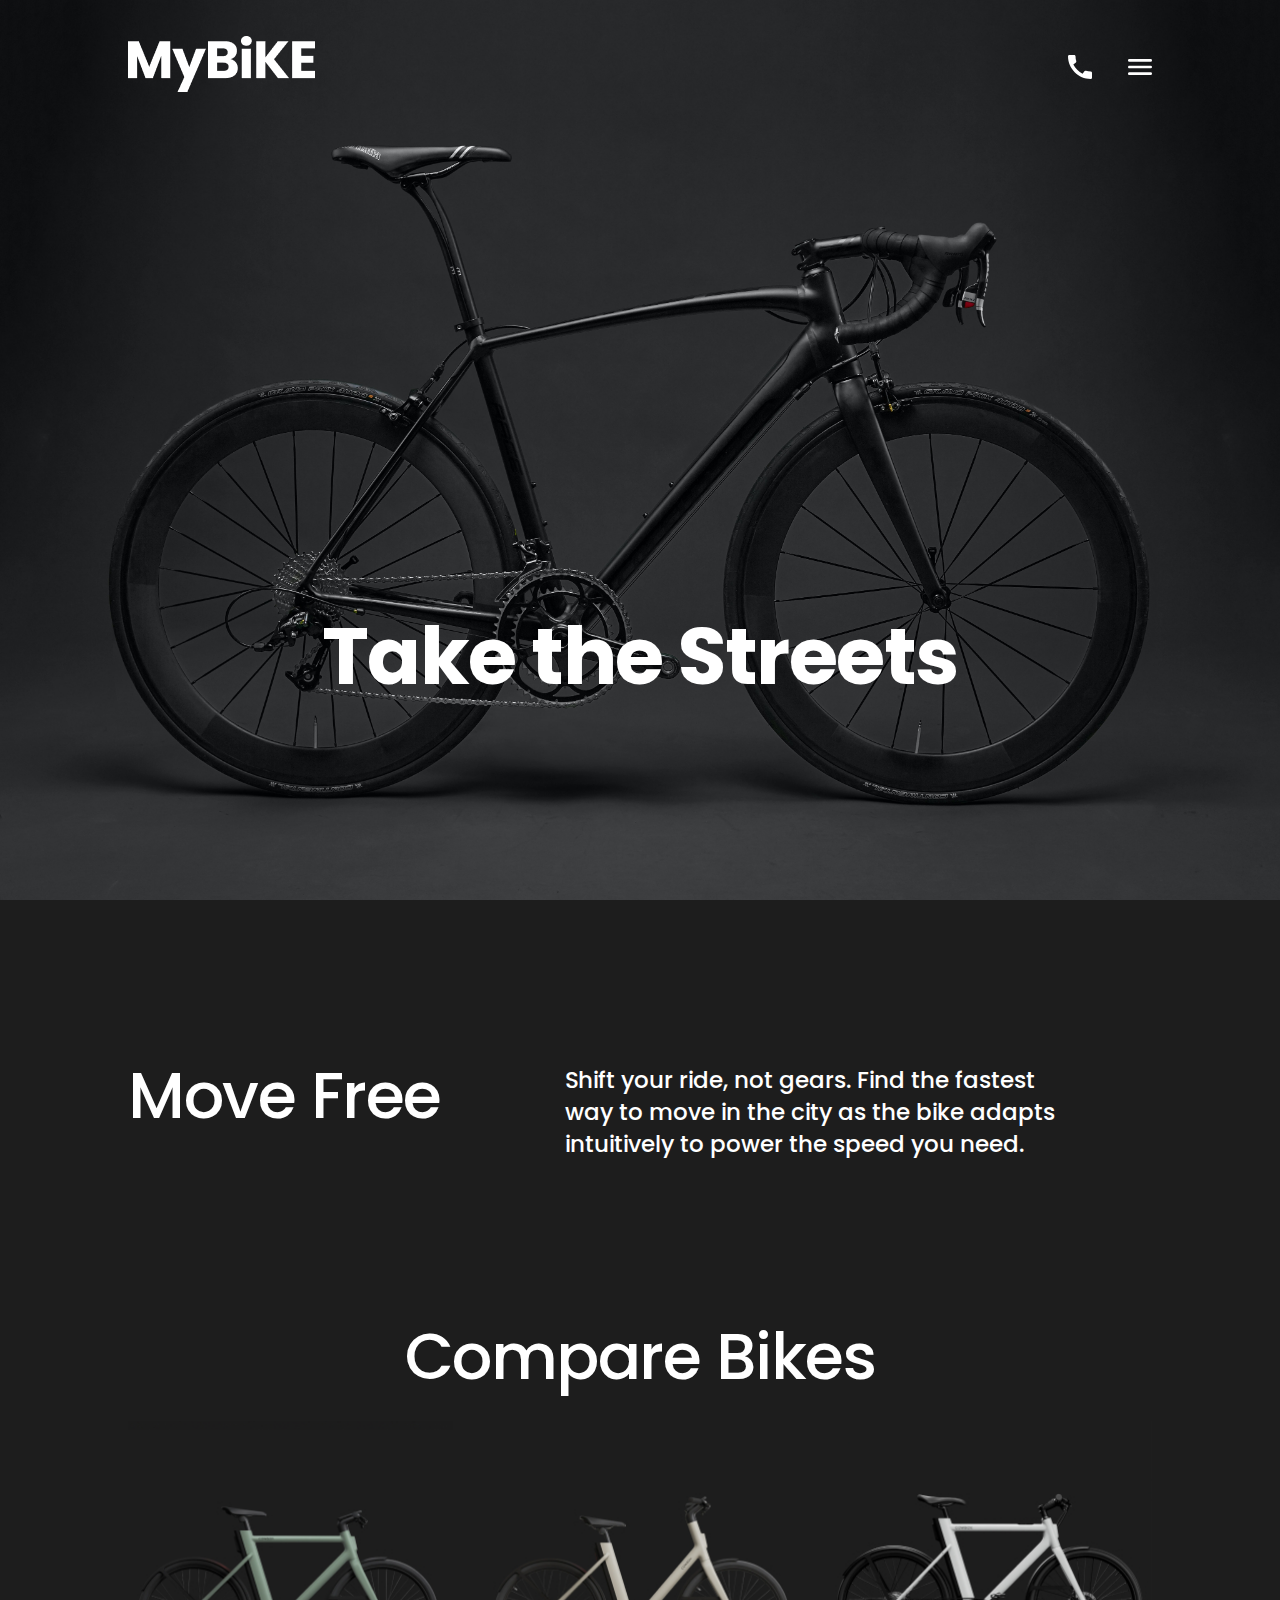
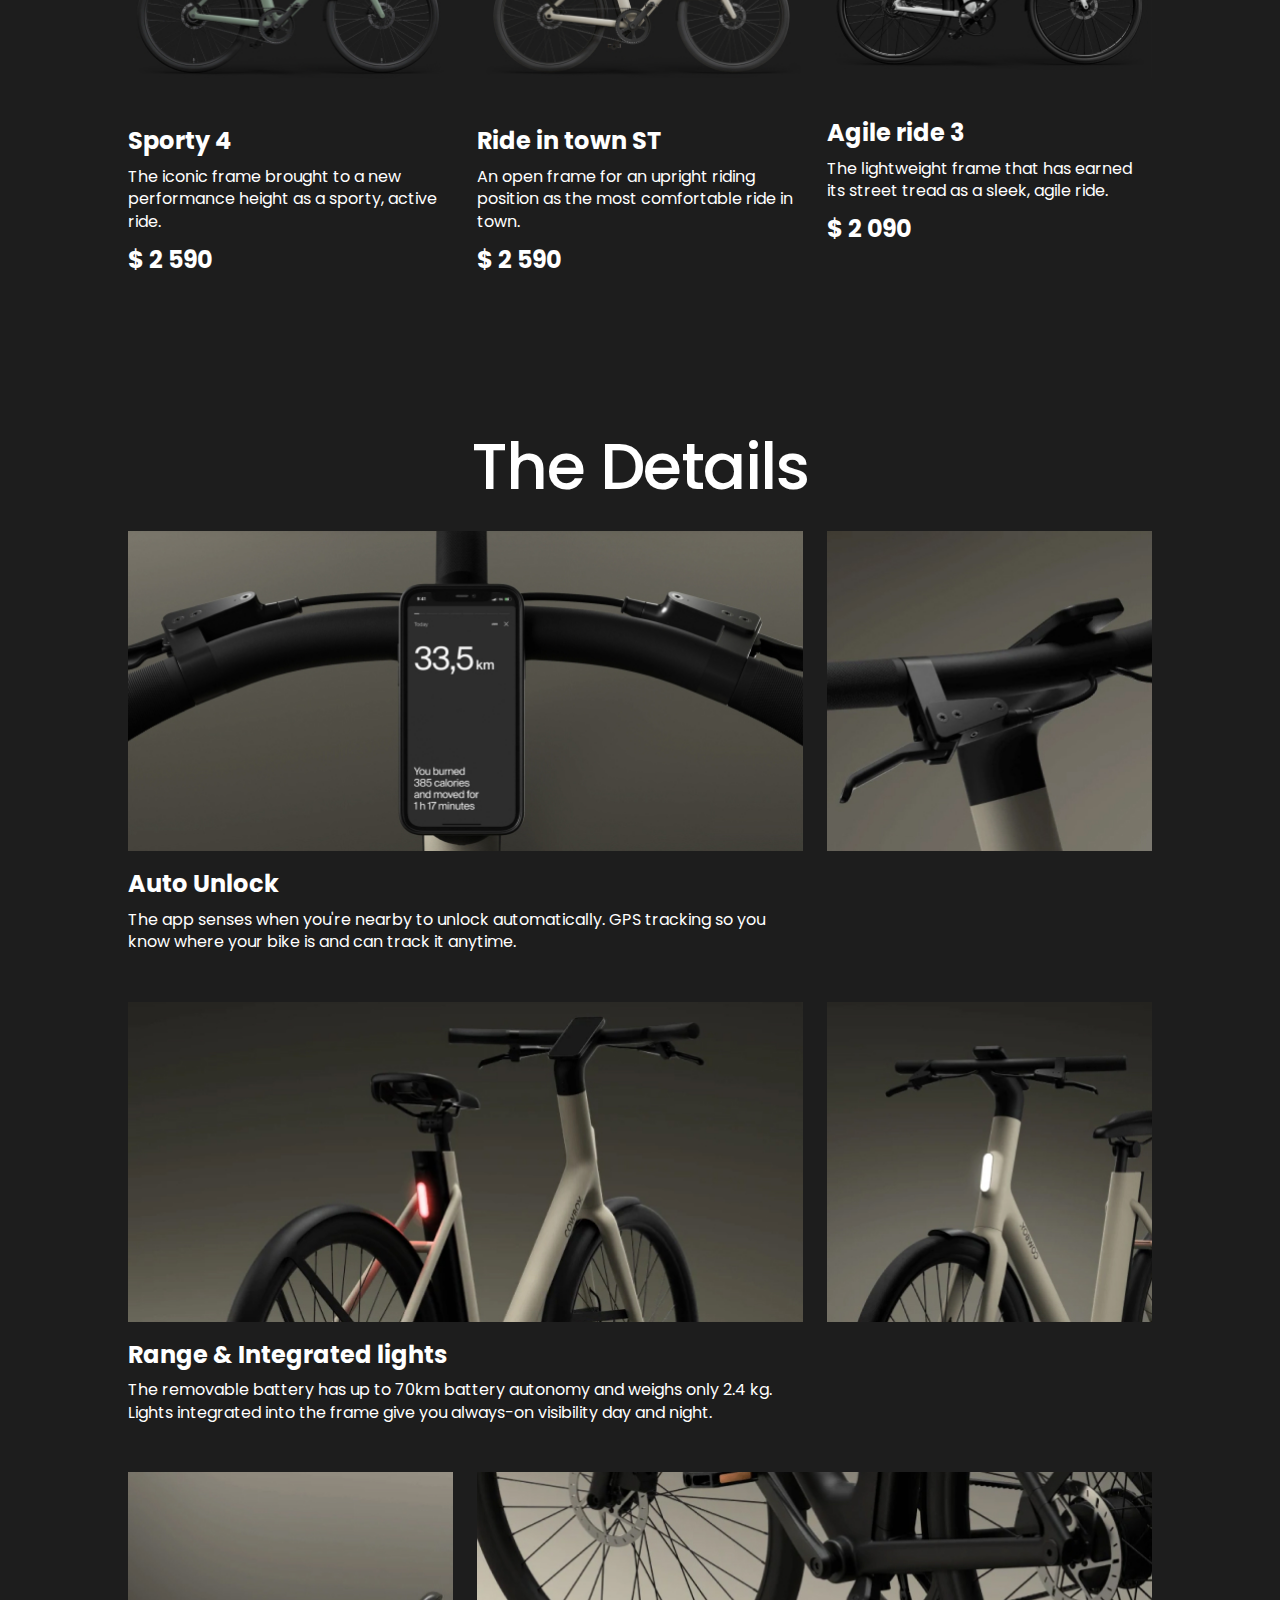
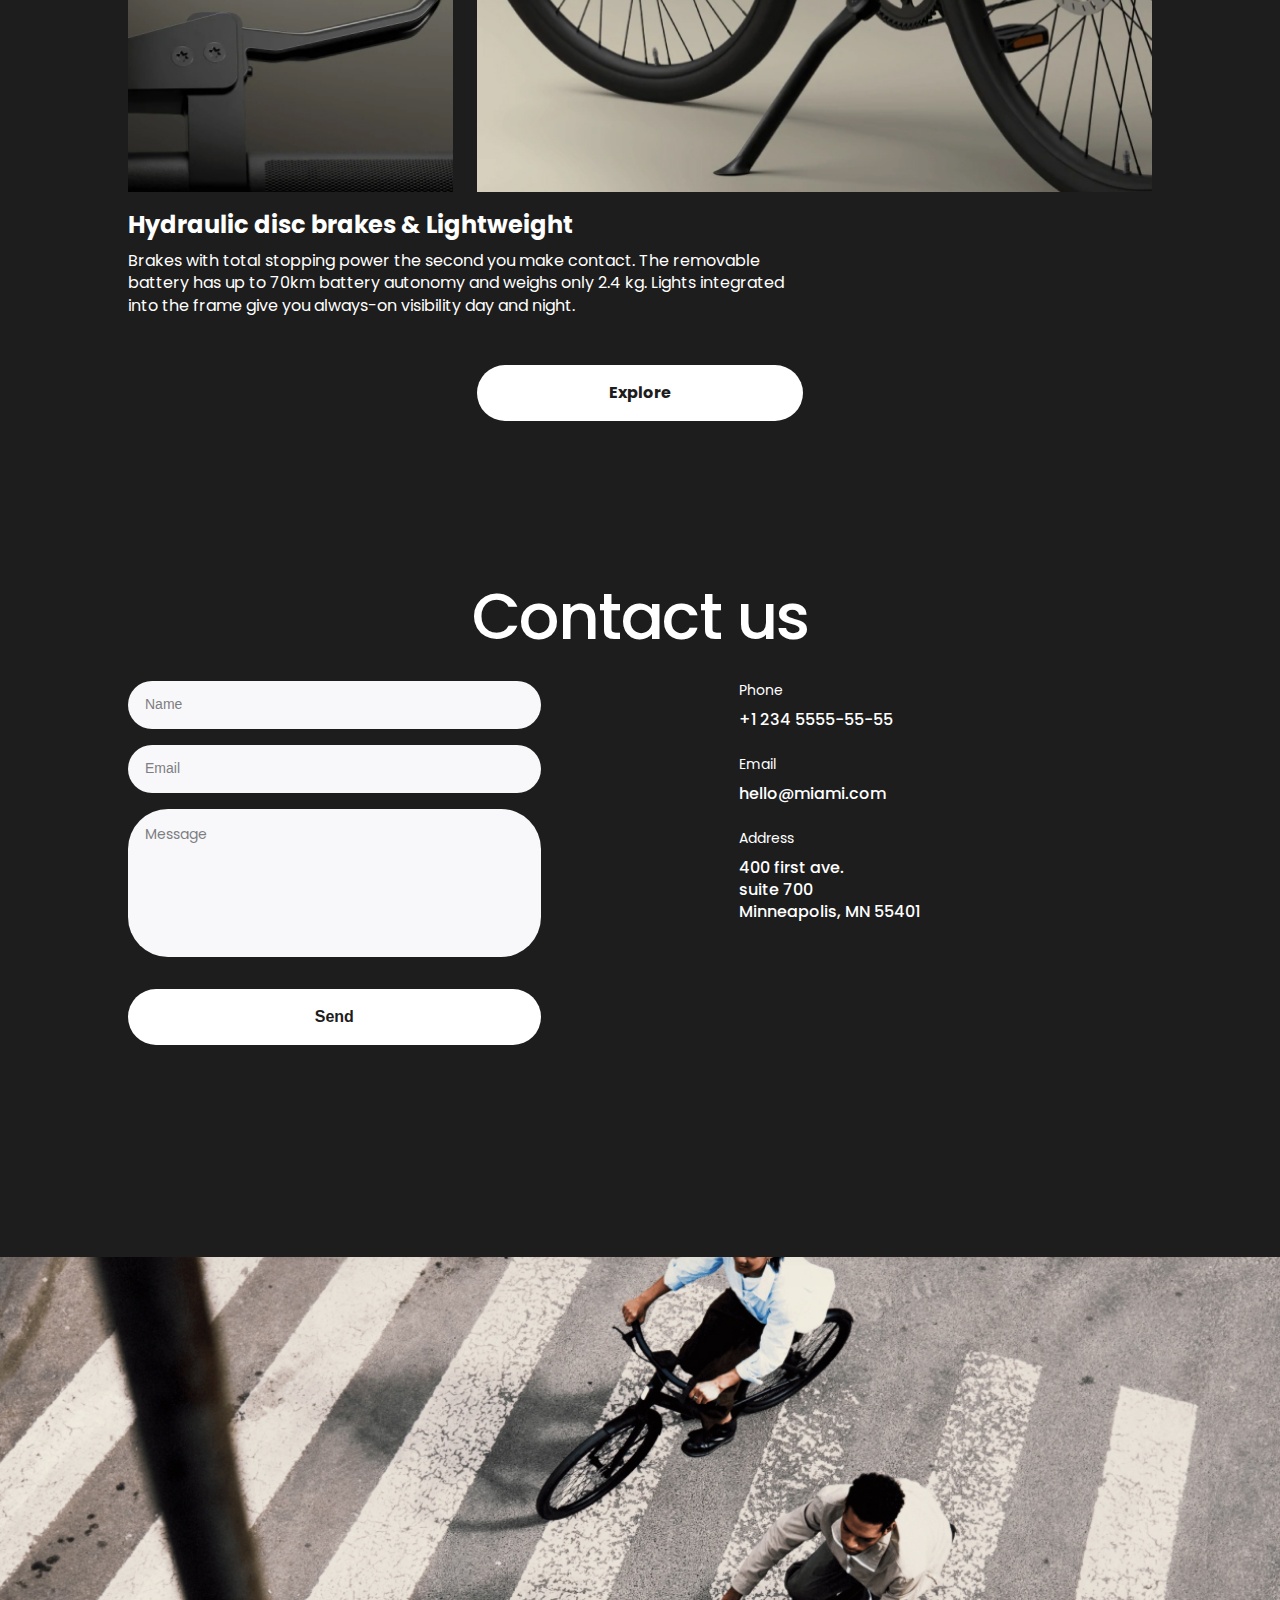
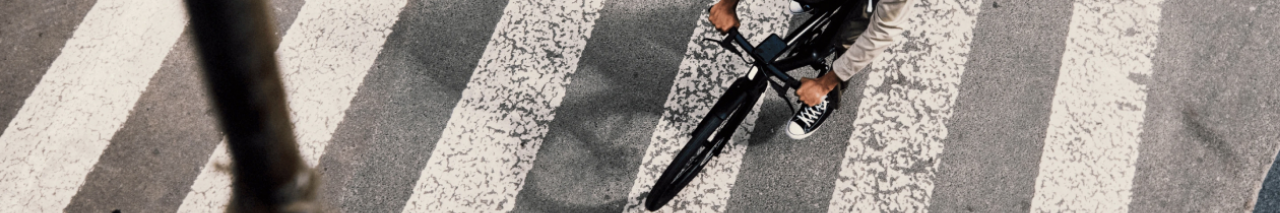
<file: index.html>
<!DOCTYPE html><html lang="en" class="page"><head><meta charset="utf-8"><meta name="viewport" content="width=device-width, initial-scale=1.0"><title>Bike</title><link rel="icon" type="image/x-icon" href="favicon_bike.15327103.png"><link rel="preconnect" href="https://fonts.googleapis.com"><link rel="preconnect" href="https://fonts.gstatic.com"><link href="https://fonts.googleapis.com/css2?family=Noto+Sans+Lao+Looped:wght@400;500&family=Poppins:wght@400;500;700&display=swap" rel="stylesheet"><link rel="stylesheet" href="index.3cd08d32.css"><script src="index.d442c3ea.js" defer></script></head><body class="page__body"> <header class="header page__section"> <div class="container"> <div class="header__content"> <div class="header__top"> <a href="#home" class="logo"> <img src="logo_1.94a63031.png" alt="MyBike" class="logo__image"> </a> <a href="tel:+1 234 555-55-55" class="header__call icon icon--phone"></a> <a href="#menu" class="icon icon--menu"></a> </div> <h1 class="header__title"> Take the Streets </h1> </div> </div> </header> <nav class="menu page__menu" id="menu"> <div class="container"> <div class="menu__content"> <div class="menu__top"> <a href="#home" class="logo"> <img src="logo_2.7b7ab7cc.png" alt="MyBike" class="logo__image"> </a> <a href="#" class="icon icon--cross"></a> </div> <ul class="menu__list"> <li class="menu__item"> <a href="#home" class="menu__link">Home</a> </li> <li class="menu__item"> <a href="#about-us" class="menu__link">About Us</a> </li> <li class="menu__item"> <a href="#compare-bikes" class="menu__link">Compare Bikes</a> </li> <li class="menu__item"> <a href="#details" class="menu__link">Details</a> </li> <li class="menu__item"> <a href="#contacts" class="menu__link">Contacts</a> </li> </ul> <a href="tel:+1 234 5555-55-55" class="menu__call menu__call--phone"> +1 234 5555-55-55 </a> <a href="#book-test-ride" class="menu__call menu__call--book"> Book a test ride </a> </div> </div> </nav> <main> <section class="move-free page__section" id="about-us"> <div class="container"> <div class="grid grid--descktop"> <div class="grid__item--descktop--1-4 grid__item--tablet--1-3"> <h2 class="move-free__title page__section--title"> Move Free </h2> </div> <div class="grid__item grid__item--descktop--6-11 grid__item--tablet--4-6"> <p class="move-free__paragraph"> Shift your ride, not gears. Find the fastest way to move in the city as the bike adapts intuitively to power the speed you need. </p> </div> </div> </div> </section> <section class="comparison page__section" id="compare-bikes"> <div class="container"> <h2 class="page__section--title"> Compare Bikes </h2> <div class="grid grid--descktop"> <div class="comparison__item grid__item grid__item--descktop--1-4 grid__item--tablet--2-5"> <div class="compare"> <img class="compare__photo" src="2.46b4781f.jpg" alt="Sporty 4"> <h3 class="compare__name"> Sporty 4 </h3> <div class="compare__description"> The iconic frame brought to a new performance height as a sporty, active ride. </div> <div class="compare__price"> $ 2 590 </div> </div> </div> <div class="comparison__item grid__item grid__item--descktop--5-8 grid__item--tablet--2-5"> <div class="compare"> <img class="compare__photo" src="3.01a5dbb5.jpg" alt="Ride in town ST"> <h3 class="compare__name"> Ride in town ST </h3> <div class="compare__description"> An open frame for an upright riding position as the most comfortable ride in town. </div> <div class="compare__price"> $ 2 590 </div> </div> </div> <div class="comparison__item grid__item grid__item--descktop--9-12 grid__item--tablet--2-5"> <div class="compare"> <img class="compare__photo" src="4.54cb38ad.jpg" alt="Agile ride 3"> <h3 class="compare__name"> Agile ride 3 </h3> <div class="compare__description"> The lightweight frame that has earned its street tread as a sleek, agile ride. </div> <div class="compare__price"> $ 2 090 </div> </div> </div> </div> </div> </section> <section class="details page__section" id="details"> <div class="container"> <h2 class="page__section--title"> The Details </h2> <div class="detail details__detail"> <div class="detail__photos"> <div class="grid"> <div class="grid__item grid__item--descktop--1-8 grid__item--tablet--1-4"> <div class="detail__photo_container"> <img class="detail__photo" src="5.cd2669d7.jpg" alt="phone"> </div> </div> <div class="grid__item grid__item--descktop--9-12 grid__item--tablet--5-6"> <div class="detail__photo_container"> <img class="detail__photo" src="6.92cde002.jpg" alt="brakes"> </div> </div> </div> </div> <div class="detail__advantage"> Auto Unlock </div> <div class="grid grid--descktop"> <div class="grid__item grid__item--descktop--1-8 grid__item--tablet--1-6"> <div class="detail__description"> The app senses when you're nearby to unlock automatically. GPS tracking so you know where your bike is and can track it anytime. </div> </div> </div> </div> <div class="detail details__detail"> <div class="detail__photos"> <div class="grid"> <div class="grid__item grid__item--descktop--1-8 grid__item--tablet--1-4"> <div class="detail__photo_container"> <img class="detail__photo" src="7.1ec6ebbf.jpg" alt="integrated lights"> </div> </div> <div class="grid__item grid__item--descktop--9-12 grid__item--tablet--5-6"> <div class="detail__photo_container"> <img class="detail__photo" src="8.f4243ae4.jpg" alt="integrated lights"> </div> </div> </div> </div> <div class="detail__advantage"> Range & Integrated lights </div> <div class="grid grid--descktop"> <div class="grid__item grid__item--descktop--1-8 grid__item--tablet--1-6"> <div class="detail__description"> The removable battery has up to 70km battery autonomy and weighs only 2.4 kg. Lights integrated into the frame give you always-on visibility day and night. </div> </div> </div> </div> <div class="detail details__detail"> <div class="detail__photos"> <div class="grid"> <div class="grid__item grid__item--descktop--1-4 grid__item--tablet--1-2"> <div class="detail__photo_container"> <img class="detail__photo" src="9.f5626a58.jpg" alt="integrated lights"> </div> </div> <div class="grid__item grid__item--descktop--5-12 grid__item--tablet--3-6"> <div class="detail__photo_container"> <img class="detail__photo" src="10.0403092b.jpg" alt="integrated lights"> </div> </div> </div> </div> <div class="detail__advantage"> Hydraulic disc brakes & Lightweight </div> <div class="grid grid--descktop"> <div class="grid__item grid__item--descktop--1-8 grid__item--tablet--1-6"> <div class="detail__description"> Brakes with total stopping power the second you make contact. The removable battery has up to 70km battery autonomy and weighs only 2.4 kg. Lights integrated into the frame give you always-on visibility day and night. </div> </div> </div> </div> <div class="grid grid--descktop"> <div class="grid__item grid__item--descktop--5-8 grid__item--tablet--2-5"> <a href="#" class="button"> Explore </a> </div> </div> </div> </section> <section class="contacts page__section" id="contacts"> <div class="container"> <h2 class="page__section--title"> Contact us </h2> <div class="grid grid--descktop"> <div class="grid__item grid__item--descktop--1-5 grid__item--tablet--1-3"> <form action="#"> <input name="name" type="text" placeholder="Name" required class="contacts__field form-field"> <input name="email" type="email" placeholder="Email" required class="contacts__field form-field"> <textarea name="message" placeholder="Message" class="contacts__field contacts__field__last form-field form-field--textarea"></textarea> <button class="button contacts__button"> Send </button> </form> </div> <div class="grid__item grid__item--descktop--8-12 grid__item--tablet--4-6"> <div class="contacts__info"> <div class="contacts__info-title"> Phone </div> <a href="tel:+1 234 5555-55-55" class="contacts__info-link"> +1 234 5555-55-55 </a> </div> <div class="contacts__info"> <div class="contacts__info-title"> Email </div> <a href="mailto:hello@miami.com" class="contacts__info-link"> hello@miami.com </a> </div> <div class="contacts__info"> <div class="contacts__info-title"> Address </div> <a href="https://maps.app.goo.gl/WXNnzojGYC5sc76R9" target="_blank" class="contacts__info-link" add> 400 first ave. <br> suite 700 <br> Minneapolis, MN 55401 </a> </div> </div> </div> </div> </section> </main> <footer class="footer"></footer> </body></html>
</file>
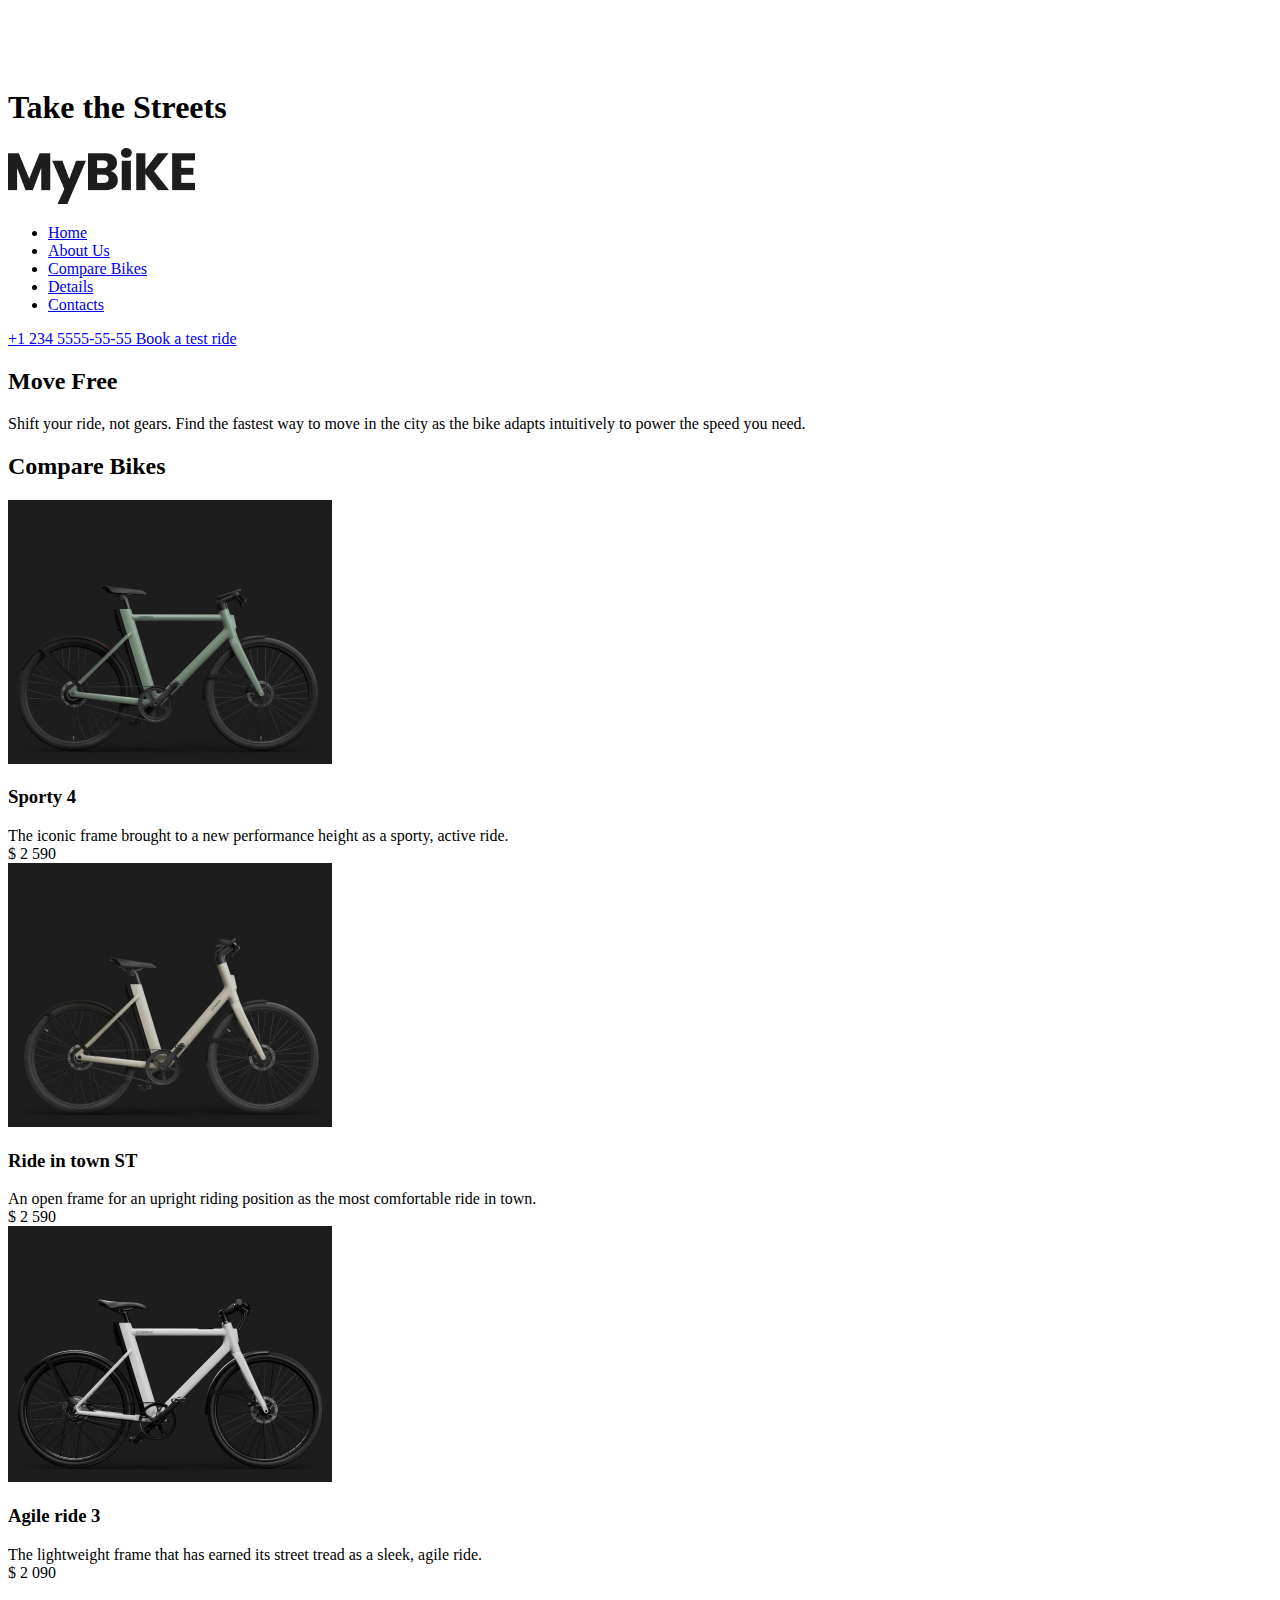
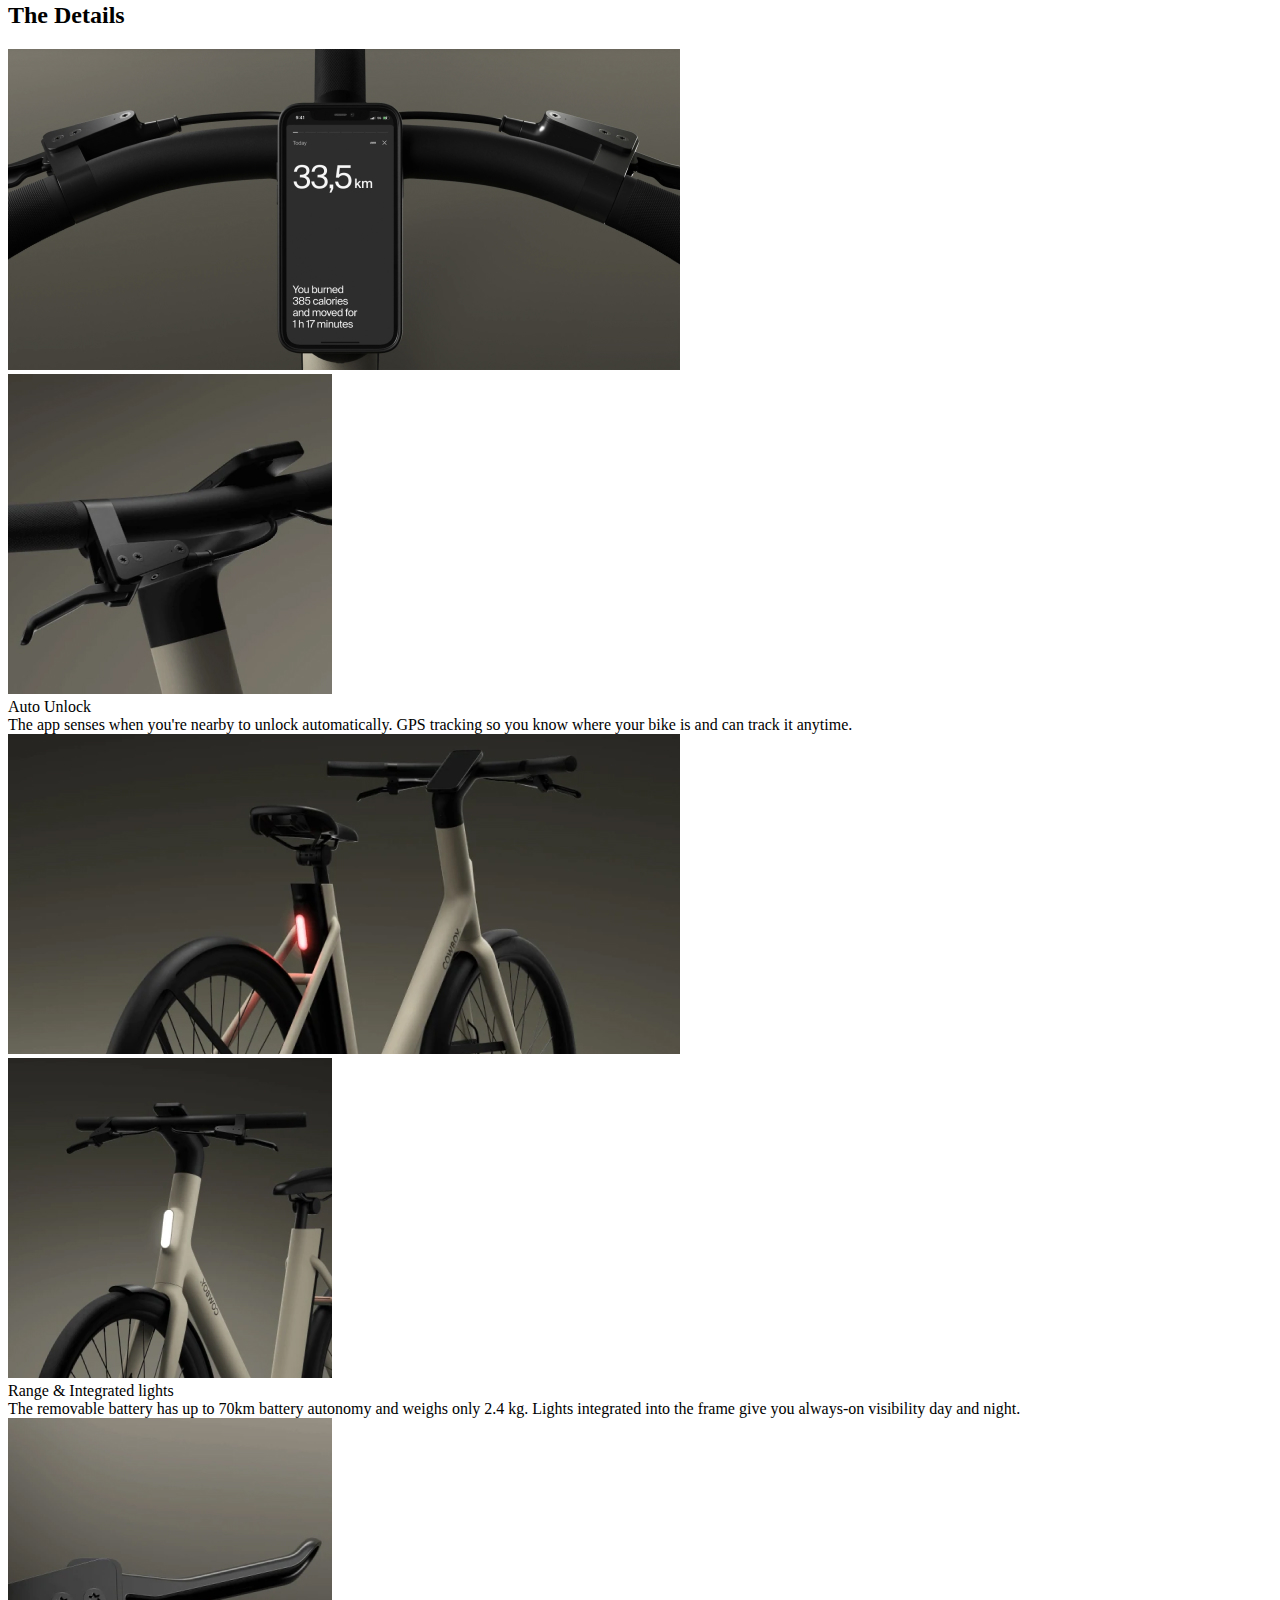
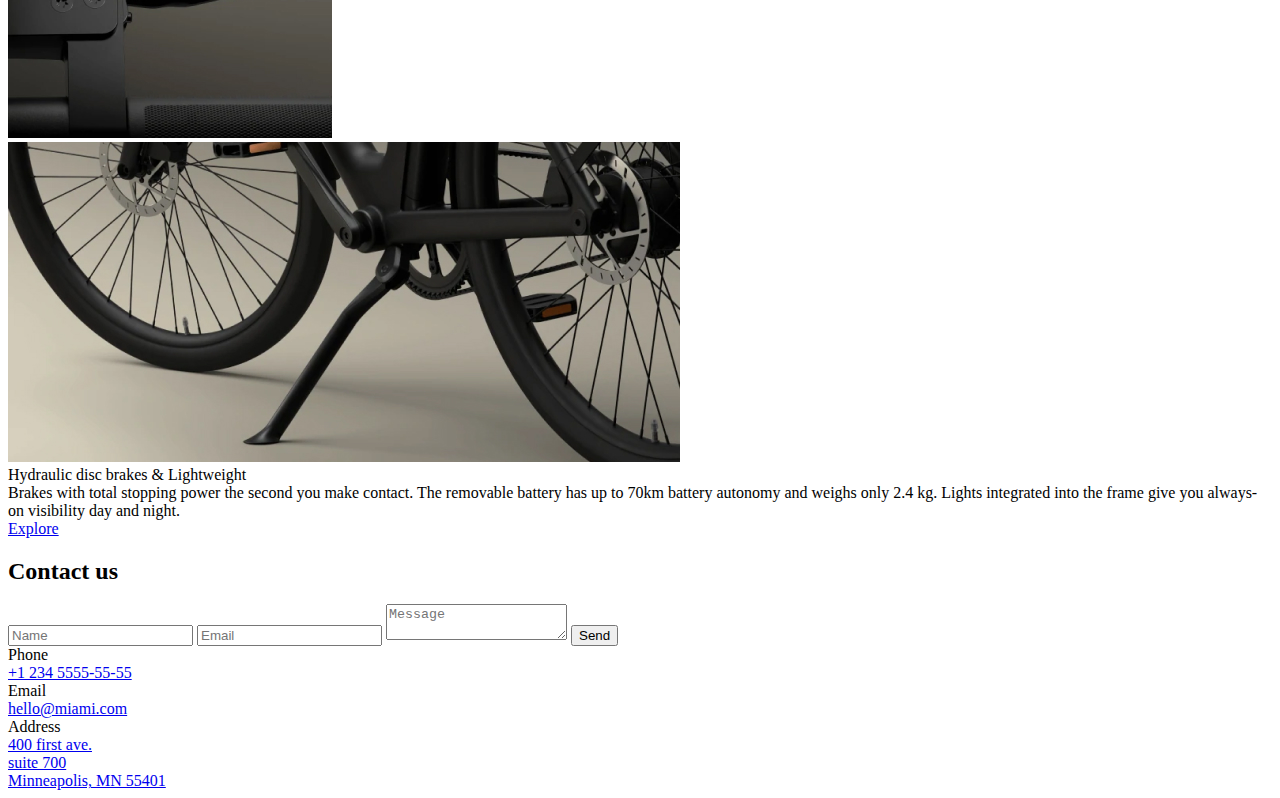
<file: src/index.html>
<!DOCTYPE html>
<html lang="en" class="page">
  <head>
    <meta charset="UTF-8">
    <meta name="viewport" content="width=device-width, initial-scale=1.0">
    <title>Bike</title>
    <link
      rel="icon"
      type="image/x-icon"
      href="./images/favicon_bike.png"
    >
    <link rel="preconnect" href="https://fonts.googleapis.com">
    <link rel="preconnect" href="https://fonts.gstatic.com">
    <link href="https://fonts.googleapis.com/css2?family=Noto+Sans+Lao+Looped:wght@400;500&family=Poppins:wght@400;500;700&display=swap" rel="stylesheet">

    <link rel="stylesheet" href="./styles/main.scss">
    <script src="scripts/main.js" defer></script>
  </head>
  <body class="page__body">
    <header class="header page__section">
      <div class="container">
        <div class="header__content">
          <div class="header__top">
            <a href="#home" class="logo">
              <img
                src="./images/logo_1.png"
                alt="MyBike"
                class="logo__image"
              >
            </a>
            <a href="tel:+1 234 555-55-55"
              class="
                icon
                icon--phone
                header__call"
            ></a>
            <a href="#menu" class="icon icon--menu"></a>
          </div>

          <h1 class="header__title">
            Take the Streets
          </h1>
        </div>
      </div>
    </header>

    <nav class="page__menu menu" id="menu">
      <div class="container">
        <div class="menu__content">
          <div class="menu__top">
            <a href="#home" class="logo">
              <img
                src="./images/logo_2.png"
                alt="MyBike"
                class="logo__image"
              >
            </a>

            <a href="#" class="icon icon--cross"></a>
          </div>

          <ul class="menu__list">
            <li class="menu__item">
              <a href="#home" class="menu__link">Home</a>
            </li>

            <li class="menu__item">
              <a href="#about-us" class="menu__link">About Us</a>
            </li>

            <li class="menu__item">
              <a href="#compare-bikes" class="menu__link">Compare Bikes</a>
            </li>

            <li class="menu__item">
              <a href="#details" class="menu__link">Details</a>
            </li>

            <li class="menu__item">
              <a href="#contacts" class="menu__link">Contacts</a>
            </li>
          </ul>

          <a href="tel:+1 234 5555-55-55" class="menu__call menu__call--phone"
          >
            +1 234 5555-55-55
          </a>

          <a href="#book-test-ride" class="menu__call menu__call--book"
          >
            Book a test ride
          </a>
        </div>
      </div>
    </nav>

    <main>
      <section class="page__section move-free" id="about-us">
        <div class="container">
          <div class="grid grid--descktop">
            <div class="
              grid__item--tablet--1-3
              grid__item--descktop--1-4"
            >
              <h2 class="page__section--title move-free__title">
                Move Free
              </h2>
            </div>

            <div class="
              grid__item
              grid__item--tablet--4-6
              grid__item--descktop--6-11
            ">
              <p class="move-free__paragraph">
                Shift your ride, not gears. Find the fastest way to move in the city as the bike adapts intuitively to power the speed you need.
              </p>
            </div>
          </div>
        </div>
      </section>

      <section  class="page__section comparison" id="compare-bikes">
        <div class="container">
          <h2 class="page__section--title">
            Compare Bikes
          </h2>

          <div class="grid grid--descktop">
            <div class="
              comparison__item
              grid__item
              grid__item--descktop--1-4
              grid__item--tablet--2-5"
              >
              <div class="compare">
                <img
                  class="compare__photo"
                  src="./images/photos_1/2.jpg"
                  alt="Sporty 4"
                >
                <h3 class="compare__name">
                  Sporty 4
                </h3>
                <div class="compare__description">
                  The iconic frame brought to a new performance height as a sporty, active ride.
                </div>
                <div class="compare__price">
                  $ 2 590
                </div>
              </div>
            </div>

            <div class="
              comparison__item
              grid__item
              grid__item--tablet--2-5
              grid__item--descktop--5-8"
            >
              <div class="compare">
                <img
                  class="compare__photo"
                  src="./images/photos_1/3.jpg"
                  alt="Ride in town ST"
                >
                <h3 class="compare__name">
                  Ride in town ST
                </h3>
                <div class="compare__description">
                  An open frame for an upright riding position as the most comfortable ride in town.
                </div>
                <div class="compare__price">
                  $ 2 590
                </div>
              </div>
            </div>

            <div class="
              comparison__item
              grid__item
              grid__item--tablet--2-5
              grid__item--descktop--9-12"
            >
              <div class="compare">
                <img
                    class="compare__photo"
                    src="./images/photos_1/4.jpg"
                    alt="Agile ride 3"
                >
                <h3 class="compare__name">
                  Agile ride 3
                </h3>
                <div class="compare__description">
                  The lightweight frame that has earned its street tread as a sleek, agile ride.
                </div>
                <div class="compare__price">
                  $ 2 090
                </div>
              </div>
            </div>
          </div>
        </div>
      </section>

      <section class="details page__section" id="details">
        <div class="container">
          <h2 class="page__section--title">
            The Details
          </h2>

          <div class="details__detail detail">
            <div class="detail__photos">
              <div class="grid">
                <div class="
                  grid__item
                  grid__item--tablet--1-4
                  grid__item--descktop--1-8
                ">
                  <div class="detail__photo_container">
                    <img
                      class="detail__photo"
                      src="./images/photos_1/5.jpg" alt="phone"
                    >
                  </div>

                </div>

                <div class="
                  grid__item
                  grid__item--tablet--5-6
                  grid__item--descktop--9-12
                ">
                  <div class="detail__photo_container">
                    <img
                      class="detail__photo"
                      src="./images/photos_1/6.jpg" alt="brakes"
                    >
                  </div>
                </div>
              </div>
            </div>

            <div class="detail__advantage">
              Auto Unlock
            </div>

            <div class="grid grid--descktop">
              <div class="grid__item grid__item--tablet--1-6 grid__item--descktop--1-8">
                <div class="detail__description">
                  The app senses when you're nearby to unlock automatically. GPS tracking so you know where your bike is and can track it anytime.
                </div>
              </div>
            </div>
          </div>

          <div class="details__detail detail">
            <div class="detail__photos">
              <div class="grid">
                <div class="
                  grid__item
                  grid__item--tablet--1-4
                  grid__item--descktop--1-8"
                >
                  <div class="detail__photo_container">
                    <img
                      class="detail__photo"
                      src="./images/photos_1/7.jpg" alt="integrated lights"
                    >
                  </div>

                </div>

                <div class="
                  grid__item
                  grid__item--tablet--5-6
                  grid__item--descktop--9-12"
                >
                  <div class="detail__photo_container">
                    <img
                      class="detail__photo"
                      src="./images/photos_1/8.jpg" alt="integrated lights"
                    >
                  </div>
                </div>
              </div>
            </div>

            <div class="detail__advantage">
              Range & Integrated lights
            </div>

            <div class="grid grid--descktop">
              <div class="
                grid__item
                grid__item--tablet--1-6
                grid__item--descktop--1-8"
              >
                <div class="detail__description">
                  The removable battery has up to 70km battery autonomy and weighs only 2.4 kg. Lights integrated into the frame give you always-on visibility day and night.
                </div>
              </div>
            </div>
          </div>

          <div class="details__detail detail">
            <div class="detail__photos">
              <div class="grid">
                <div class="
                  grid__item
                  grid__item--tablet--1-2
                  grid__item--descktop--1-4"
                >
                  <div class="detail__photo_container">
                    <img
                      class="detail__photo"
                      src="./images/photos_1/9.jpg" alt="integrated lights"
                    >
                  </div>
                </div>

                <div class="
                  grid__item
                  grid__item--tablet--3-6
                  grid__item--descktop--5-12"
                >
                  <div class="detail__photo_container">
                    <img
                      class="detail__photo"
                      src="./images/photos_1/10.jpg" alt="integrated lights"
                    >
                  </div>
                </div>
              </div>
            </div>

            <div class="detail__advantage">
              Hydraulic disc brakes & Lightweight
            </div>

            <div class="grid grid--descktop">
              <div class="
                grid__item
                grid__item--tablet--1-6
                grid__item--descktop--1-8"
              >
                <div class="detail__description">
                  Brakes with total stopping power the second you make contact. The removable battery has up to 70km battery autonomy and weighs only 2.4 kg. Lights integrated into the frame give you always-on visibility day and night.
                </div>
              </div>
            </div>
          </div>

          <div class="grid grid--descktop">
            <div class="
              grid__item
              grid__item--tablet--2-5
              grid__item--descktop--5-8"
            >
              <a href="#" class="button">
                Explore
              </a>
            </div>
          </div>
        </div>
      </section>

      <section class="page__section contacts" id="contacts">
        <div class="container">
          <h2 class="page__section--title">
            Contact us
          </h2>

          <div class="grid grid--descktop">
            <div class="
              grid__item
              grid__item--tablet--1-3
              grid__item--descktop--1-5"
            >

              <form action="#">
                <input
                  name="name"
                  type="text"
                  placeholder="Name"
                  required
                  class="contacts__field form-field"
                >
                <input
                  name="email"
                  type="email"
                  placeholder="Email"
                  required
                  class="contacts__field form-field"

                >
                <textarea
                  name="message"
                  placeholder="Message"
                  class="
                    contacts__field
                    contacts__field__last
                    form-field form-field--textarea"
                ></textarea>

                <button class="contacts__button button">
                  Send
                </button>
              </form>
            </div>

            <div class="
              grid__item
              grid__item--tablet--4-6
              grid__item--descktop--8-12
            ">
              <div class="contacts__info">
                <div class="contacts__info-title">
                  Phone
                </div>
                <a
                  href="tel:+1 234 5555-55-55" class="contacts__info-link"
                >
                  +1 234 5555-55-55
                </a>
              </div>

              <div class="contacts__info">
                <div class="contacts__info-title">
                  Email
                </div>

                <a
                  href="mailto:hello@miami.com" class="contacts__info-link"
                >
                  hello@miami.com
                </a>
              </div>

              <div class="contacts__info">
                <div class="contacts__info-title">
                  Address
                </div>

                <a
                  href="https://maps.app.goo.gl/WXNnzojGYC5sc76R9"
                  target="_blank"
                  class="contacts__info-link"
                >
                  400 first ave.
                  <br>
                  suite 700
                  <br>
                  Minneapolis, MN 55401
                </a>
              </div>
            </div>
          </div>
        </div>
      </section>
    </main>
    <footer class="footer"></footer>
  </body>
</html>
</file>
<file: index.3cd08d32.css>
h1,h2,h3{margin:0}.page{scroll-behavior:smooth;color:#fff;font-family:Poppins,sans-serif;font-size:16px;font-weight:400;line-height:140%}.page__body{background-color:#1d1d1d;margin:0}.page__body--with-menu{overflow:hidden}.page__menu{transition:transform .3s;position:fixed;top:0;left:0;right:0;transform:translate(-100%)}.page__menu:target{transform:translate(0)}.page__section{margin-bottom:92px}@media (min-width:640px){.page__section{margin-bottom:132px}}@media (min-width:1024px){.page__section{margin-bottom:164px}}.page__section--title{text-align:center;letter-spacing:-1.5px;text-transform:capitalize;margin:0 0 32px;font-size:32px;font-weight:500;line-height:100%}@media (min-width:640px){.page__section--title{text-transform:none;font-size:48px}}@media (min-width:1024px){.page__section--title{text-transform:none;font-size:64px}}.container{max-width:600px;margin:0 auto;padding:0 20px}@media (min-width:640px){.container{max-width:1024px;padding:0 72px}}@media (min-width:1024px){.container{padding:0 120px}}.grid{grid-template-columns:repeat(2,1fr);column-gap:20px;display:grid}@media (min-width:640px){.grid{grid-template-columns:repeat(6,1fr);column-gap:24px;display:grid}}@media (min-width:1024px){.grid{grid-template-columns:repeat(12,1fr);column-gap:24px;display:grid}}.grid--descktop{display:block}@media (min-width:640px){.grid--descktop{display:grid}}@media (min-width:1024px){.grid--descktop{display:grid}}@media (min-width:640px){.grid__item--tablet--1-1{grid-column:1/2}.grid__item--tablet--1-2{grid-column:1/3}.grid__item--tablet--1-3{grid-column:1/4}.grid__item--tablet--1-4{grid-column:1/5}.grid__item--tablet--1-5{grid-column:1/6}.grid__item--tablet--1-6{grid-column:1/7}.grid__item--tablet--2-2{grid-column:2/3}.grid__item--tablet--2-3{grid-column:2/4}.grid__item--tablet--2-4{grid-column:2/5}.grid__item--tablet--2-5{grid-column:2/6}.grid__item--tablet--2-6{grid-column:2/7}.grid__item--tablet--3-3{grid-column:3/4}.grid__item--tablet--3-4{grid-column:3/5}.grid__item--tablet--3-5{grid-column:3/6}.grid__item--tablet--3-6{grid-column:3/7}.grid__item--tablet--4-4{grid-column:4/5}.grid__item--tablet--4-5{grid-column:4/6}.grid__item--tablet--4-6{grid-column:4/7}.grid__item--tablet--5-5{grid-column:5/6}.grid__item--tablet--5-6{grid-column:5/7}.grid__item--tablet--6-6{grid-column:6/7}}@media (min-width:1024px){.grid__item--descktop--1-1{grid-column:1/2}.grid__item--descktop--1-2{grid-column:1/3}.grid__item--descktop--1-3{grid-column:1/4}.grid__item--descktop--1-4{grid-column:1/5}.grid__item--descktop--1-5{grid-column:1/6}.grid__item--descktop--1-6{grid-column:1/7}.grid__item--descktop--1-7{grid-column:1/8}.grid__item--descktop--1-8{grid-column:1/9}.grid__item--descktop--1-9{grid-column:1/10}.grid__item--descktop--1-10{grid-column:1/11}.grid__item--descktop--1-11{grid-column:1/12}.grid__item--descktop--1-12{grid-column:1/13}.grid__item--descktop--2-2{grid-column:2/3}.grid__item--descktop--2-3{grid-column:2/4}.grid__item--descktop--2-4{grid-column:2/5}.grid__item--descktop--2-5{grid-column:2/6}.grid__item--descktop--2-6{grid-column:2/7}.grid__item--descktop--2-7{grid-column:2/8}.grid__item--descktop--2-8{grid-column:2/9}.grid__item--descktop--2-9{grid-column:2/10}.grid__item--descktop--2-10{grid-column:2/11}.grid__item--descktop--2-11{grid-column:2/12}.grid__item--descktop--2-12{grid-column:2/13}.grid__item--descktop--3-3{grid-column:3/4}.grid__item--descktop--3-4{grid-column:3/5}.grid__item--descktop--3-5{grid-column:3/6}.grid__item--descktop--3-6{grid-column:3/7}.grid__item--descktop--3-7{grid-column:3/8}.grid__item--descktop--3-8{grid-column:3/9}.grid__item--descktop--3-9{grid-column:3/10}.grid__item--descktop--3-10{grid-column:3/11}.grid__item--descktop--3-11{grid-column:3/12}.grid__item--descktop--3-12{grid-column:3/13}.grid__item--descktop--4-4{grid-column:4/5}.grid__item--descktop--4-5{grid-column:4/6}.grid__item--descktop--4-6{grid-column:4/7}.grid__item--descktop--4-7{grid-column:4/8}.grid__item--descktop--4-8{grid-column:4/9}.grid__item--descktop--4-9{grid-column:4/10}.grid__item--descktop--4-10{grid-column:4/11}.grid__item--descktop--4-11{grid-column:4/12}.grid__item--descktop--4-12{grid-column:4/13}.grid__item--descktop--5-5{grid-column:5/6}.grid__item--descktop--5-6{grid-column:5/7}.grid__item--descktop--5-7{grid-column:5/8}.grid__item--descktop--5-8{grid-column:5/9}.grid__item--descktop--5-9{grid-column:5/10}.grid__item--descktop--5-10{grid-column:5/11}.grid__item--descktop--5-11{grid-column:5/12}.grid__item--descktop--5-12{grid-column:5/13}.grid__item--descktop--6-6{grid-column:6/7}.grid__item--descktop--6-7{grid-column:6/8}.grid__item--descktop--6-8{grid-column:6/9}.grid__item--descktop--6-9{grid-column:6/10}.grid__item--descktop--6-10{grid-column:6/11}.grid__item--descktop--6-11{grid-column:6/12}.grid__item--descktop--6-12{grid-column:6/13}.grid__item--descktop--7-7{grid-column:7/8}.grid__item--descktop--7-8{grid-column:7/9}.grid__item--descktop--7-9{grid-column:7/10}.grid__item--descktop--7-10{grid-column:7/11}.grid__item--descktop--7-11{grid-column:7/12}.grid__item--descktop--7-12{grid-column:7/13}.grid__item--descktop--8-8{grid-column:8/9}.grid__item--descktop--8-9{grid-column:8/10}.grid__item--descktop--8-10{grid-column:8/11}.grid__item--descktop--8-11{grid-column:8/12}.grid__item--descktop--8-12{grid-column:8/13}.grid__item--descktop--9-9{grid-column:9/10}.grid__item--descktop--9-10{grid-column:9/11}.grid__item--descktop--9-11{grid-column:9/12}.grid__item--descktop--9-12{grid-column:9/13}.grid__item--descktop--10-10{grid-column:10/11}.grid__item--descktop--10-11{grid-column:10/12}.grid__item--descktop--10-12{grid-column:10/13}.grid__item--descktop--11-11{grid-column:11/12}.grid__item--descktop--11-12{grid-column:11/13}.grid__item--descktop--12-12{grid-column:12/13}}.form-field{box-sizing:border-box;color:#292929;background-color:#f8f8fa;border:1px solid transparent;border-radius:40px;width:100%;height:48px;padding:14px 16px;transition:all .3s;display:block}.form-field::placeholder{color:#7e7e83;font-size:14px;font-weight:400;line-height:20px}.form-field::placeholder{color:#7e7e83;font-size:14px;font-weight:400;line-height:20px}.form-field:hover{background-color:#f8f8fa;border:1px solid #d5d7de}.form-field:focus{border:1px solid #292929;outline:none}.form-field:active{border:1px solid transparent}.form-field--textarea{resize:none;height:148px;font-family:inherit}.logo{margin:0}.logo__image{height:38px}@media (min-width:640px){.logo__image{height:56px}}@media (min-width:1024px){.logo__image{height:56px}}.icon{background-position:50%;background-repeat:no-repeat;background-size:contain;width:100%;padding-bottom:100%;display:block}.icon--phone{background-image:url(phone.bc713610.svg);transform:translate(-150%)}.icon--menu{background-image:url(menu.3b0bcde6.svg);height:12px;padding-bottom:0}@media (min-width:640px){.icon--menu{height:16px}}.icon--menu:hover{background-image:url(menu_hover.7722ce86.svg)}.icon--cross{background-image:url(Icon-Close.a33213b2.svg);transform:translate(100%)}.header{background-image:url(Cover_photo.cb255b8a.jpg);background-position:80%;background-repeat:no-repeat;background-size:cover}@media (min-width:640px){.header{background-position:50%}}@media (min-width:1024px){.header{background-position:50%}}.header__content{box-sizing:border-box;-ms-flex-direction:column;flex-direction:column;-ms-flex-pack:justify;justify-content:space-between;height:100vh;padding:36px 0 88px;display:-ms-flexbox;display:flex}@media (min-width:640px){.header__content{padding-bottom:130px}}@media (min-width:1024px){.header__content{padding-bottom:204px}}.header__top{--icon-width:18px;grid-template-columns:1fr var(--icon-width)var(--icon-width);-ms-flex-align:center;align-items:center;justify-items:start;display:grid}@media (min-width:640px){.header__top{--icon-width:24px}}.header__call{text-decoration:none}@media (min-width:1024px){.header__call:before{content:"+1 234 555-55-55";letter-spacing:2px;text-transform:uppercase;color:#fff;opacity:0;pointer-events:none;width:max-content;padding-right:12px;font-size:12px;font-weight:700;line-height:16px;display:block;position:absolute;top:50%;transform:translate(-100%,-50%)}.header__call:hover:before{opacity:1;cursor:pointer;pointer-events:all}}.header__title{letter-spacing:-1.5px;text-align:center;font-size:36px;font-weight:700;line-height:100%}@media (min-width:640px){.header__title{font-size:62px}}@media (min-width:1024px){.header__title{font-size:80px}}.menu{z-index:1;background-color:#e5e5e5}.menu__content{box-sizing:border-box;height:100vh;padding:36px 0;overflow-y:auto}.menu__top{--icon-width:18px;grid-template-columns:1fr var(--icon-width)var(--icon-width);-ms-flex-align:center;align-items:center;justify-items:start;margin-bottom:44px;display:grid}@media (min-width:640px){.menu__top{--icon-width:24px}}.menu__list{margin:0 0 40px;padding:0;list-style:none}.menu__item{margin-bottom:24px}.menu__item:last-child{margin-bottom:0}.menu__link{letter-spacing:2px;text-transform:uppercase;color:#1d1d1d;border-bottom:1px solid transparent;padding-bottom:8px;font-size:22px;font-weight:600;line-height:100%;text-decoration:none;transition:border-color .3s;display:inline-block}.menu__link:hover{border-color:#1d1d1d}.menu__call{text-transform:uppercase;color:#1d1d1d;max-width:max-content;font-weight:600;text-decoration:none;display:block}.menu__call--phone{margin-bottom:16px;font-size:16px;line-height:27px}.menu__call--book{letter-spacing:2px;border-bottom:1px solid #1d1d1d;padding-bottom:8px;font-size:12px;line-height:16px}.footer{background-image:url(11.cde0c740.jpg);background-position:50%;background-size:cover;height:200px}@media (min-width:640px){.footer{height:480px}}@media (min-width:1024px){.footer{height:556px}}.move-free__title{letter-spacing:-1.5px;margin:0 0 32px;font-size:32px;font-weight:500;line-height:100%}.move-free__title:not(:is(:lang(ae),:lang(ar),:lang(arc),:lang(bcc),:lang(bqi),:lang(ckb),:lang(dv),:lang(fa),:lang(glk),:lang(he),:lang(ku),:lang(mzn),:lang(nqo),:lang(pnb),:lang(ps),:lang(sd),:lang(ug),:lang(ur),:lang(yi))){text-align:left}.move-free__title:is(:lang(ae),:lang(ar),:lang(arc),:lang(bcc),:lang(bqi),:lang(ckb),:lang(dv),:lang(fa),:lang(glk),:lang(he),:lang(ku),:lang(mzn),:lang(nqo),:lang(pnb),:lang(ps),:lang(sd),:lang(ug),:lang(ur),:lang(yi)){text-align:right}@media (min-width:640px){.move-free__title{font-size:48px}}@media (min-width:1024px){.move-free__title{font-size:64px}}.move-free__paragraph{margin:0;font-size:23px;font-weight:500;line-height:140%}.comparison__item{margin-bottom:40px}.comparison__item:last-child{margin-bottom:0}@media (min-width:640px){.comparison__item{margin-bottom:48px}}@media (min-width:1024px){.comparison__item{margin-bottom:0}}.compare__photo{width:100%;margin-bottom:32px;transition:transform .3s}.compare__photo:hover{cursor:pointer;transform:scale(1.1)}.compare__name{margin-bottom:8px;font-size:24px;font-weight:700;line-height:140%}.compare__description{margin-bottom:16px}.compare__price{font-size:24px;font-weight:700}.details__detail{margin-bottom:40px}@media (min-width:640px){.details__detail{margin-bottom:48px}}@media (min-width:1024px){.details__detail{margin-bottom:48px}}.detail__photo_container{box-sizing:border-box;width:100%;max-height:130px;margin-bottom:16px;position:relative;overflow:hidden}.detail__photo_container:after{content:"";padding-bottom:100%;display:block}@media (min-width:640px){.detail__photo_container{height:188px;max-height:320px;padding-bottom:0}}@media (min-width:1024px){.detail__photo_container{height:320px;padding-bottom:0}}.detail__photo{object-fit:cover;object-position:center;width:100%;height:100%;transition:transform .3s;position:absolute}.detail__photo:hover{cursor:pointer;transform:scale(1.1)}.detail__advantage{margin-bottom:8px;font-size:24px;font-weight:700;line-height:140%}.button{box-sizing:border-box;color:#1d1d1d;cursor:pointer;background-color:#fff;border:0;border-radius:40px;-ms-flex-pack:center;justify-content:center;-ms-flex-align:center;align-items:center;width:100%;height:56px;padding:0 48px;font-size:16px;font-weight:700;line-height:170%;text-decoration:none;transition:all .3s;display:-ms-flexbox;display:flex}.button:hover{box-shadow:1px 4px 16px rgba(232,232,240,.4)}.button:active{box-shadow:1px 4px 16px rgba(232,232,240,.64)}.contacts__info{margin:0 0 24px}.contacts__info-title{color:#fff;margin:0 0 8px;font-size:14px;font-weight:400;line-height:140%}.contacts__info-link{color:#fff;font-size:16px;font-weight:500;line-height:140%;text-decoration:none}.contacts__info-link:hover{color:#7e7e83}.contacts__field{margin:0 0 16px}.contacts__field__last{margin-bottom:32px}.contacts__button{margin-bottom:48px}
/*# sourceMappingURL=index.3cd08d32.css.map */
</file>
